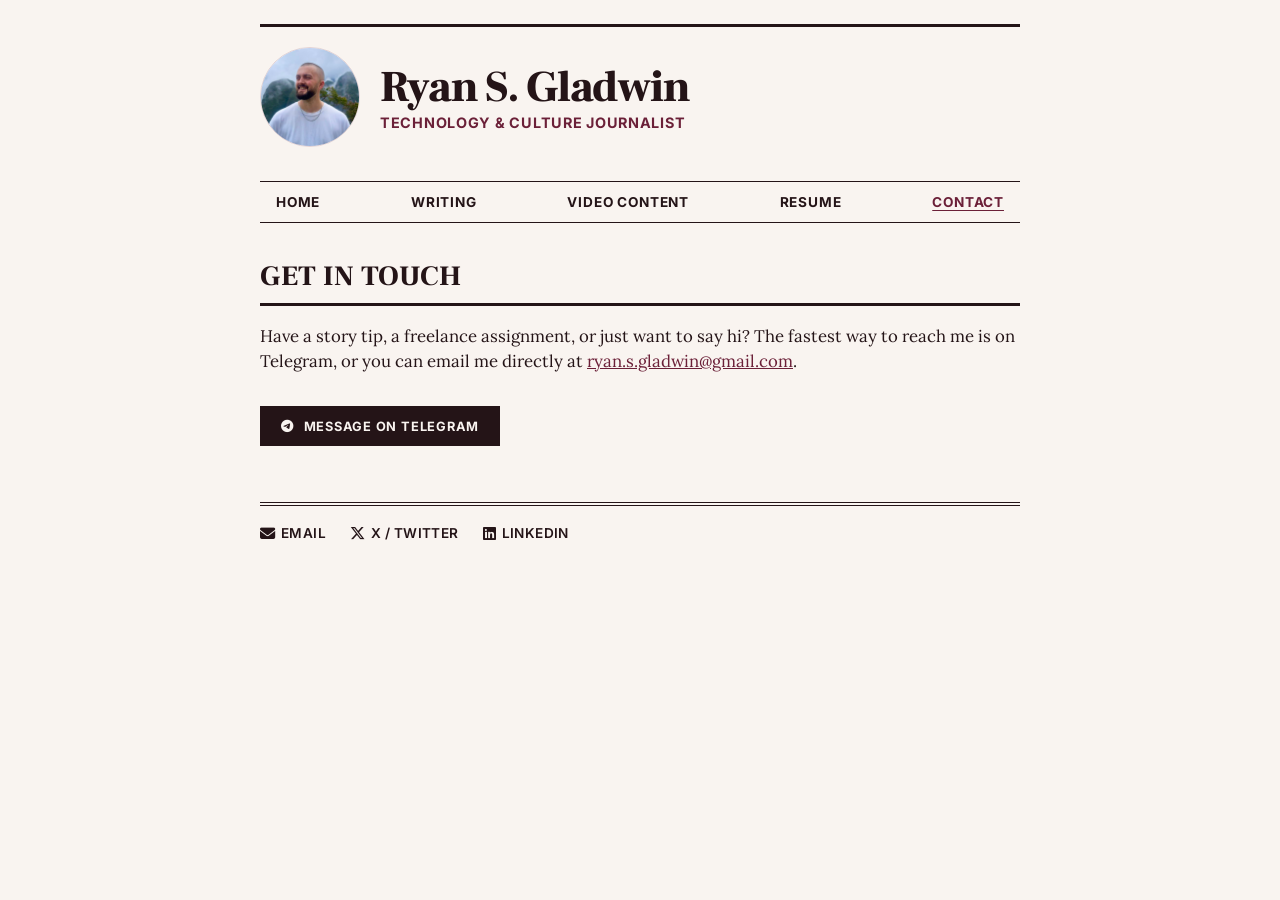
<file: contact.html>
<!DOCTYPE html>
<html lang="en">
<head>
    <meta charset="UTF-8">
    <meta name="viewport" content="width=device-width, initial-scale=1.0">
    <meta name="referrer" content="strict-origin-when-cross-origin">
    <title>Contact | Ryan S. Gladwin</title>

    <link rel="icon" href="data:image/svg+xml,<svg xmlns='http://www.w3.org/2000/svg' viewBox='0 0 100 100'><rect width='100' height='100' fill='%2316140F'/><text x='50%' y='64%' font-family='serif' font-weight='900' font-size='46' fill='%23FAF8F3' text-anchor='middle'>RG</text></svg>">

    <meta property="og:type" content="website">
    <meta property="og:title" content="Contact | Ryan S. Gladwin">
    <meta property="og:description" content="Get in touch with journalist Ryan S. Gladwin.">
    <meta property="og:image" content="headshot.jpg">
    <meta property="og:url" content="https://ryansgladwin.github.io/contact.html">

    <meta name="twitter:card" content="summary_large_image">
    <meta name="twitter:title" content="Contact | Ryan S. Gladwin">
    <meta name="twitter:image" content="headshot.jpg">

    <link rel="preconnect" href="https://fonts.googleapis.com">
    <link rel="preconnect" href="https://fonts.gstatic.com" crossorigin>
    <link href="https://fonts.googleapis.com/css2?family=Lora:ital,wght@0,400;0,500;1,400&family=Frank+Ruhl+Libre:wght@500;700;900&family=Inter:wght@600;700&display=swap" rel="stylesheet">
    <link rel="stylesheet" href="https://cdnjs.cloudflare.com/ajax/libs/font-awesome/6.5.1/css/all.min.css">
    <link rel="stylesheet" href="style.css">
</head>
<body>

    <div class="container">
        <header>
            <div class="header-content">
                <a href="index.html">
                    <img src="headshot.jpg" alt="Ryan S. Gladwin" class="profile-img">
                </a>
                <div class="header-text">
                    <h1>Ryan S. Gladwin</h1>
                    <p class="subtitle">Technology &amp; Culture Journalist</p>
                </div>
            </div>
        </header>

        <nav class="work-nav">
            <a href="index.html">Home</a>
            <a href="writing.html">Writing</a>
            <a href="video.html">Video Content</a>
            <a href="resume.html">Resume</a>
            <a href="contact.html" class="active">Contact</a>
        </nav>

        <main>
            <section id="contact-page">
                <h2>Get in Touch</h2>
                <p>Have a story tip, a freelance assignment, or just want to say hi? The fastest way to reach me is on Telegram, or you can email me directly at <a href="mailto:ryan.s.gladwin@gmail.com" style="color: var(--accent);">ryan.s.gladwin@gmail.com</a>.</p>

                <div style="display: flex; gap: 0.75rem; flex-wrap: wrap; margin-top: 1.25rem;">
                    <a href="https://t.me/RSGladwin" target="_blank" rel="noopener noreferrer" class="btn-editorial"><i class="fa-brands fa-telegram" style="margin-right: 6px;"></i> Message on Telegram</a>
                </div>
            </section>
        </main>

        <footer>
            <div class="links">
                <a href="mailto:ryan.s.gladwin@gmail.com"><i class="fa-solid fa-envelope"></i> Email</a>
                <a href="https://x.com/Ryan_S_Gladwin" target="_blank" rel="noopener noreferrer"><i class="fa-brands fa-x-twitter"></i> X / Twitter</a>
                <a href="https://www.linkedin.com/in/ryansgladwin/" target="_blank" rel="noopener noreferrer"><i class="fa-brands fa-linkedin"></i> LinkedIn</a>
            </div>
        </footer>
    </div>

</body>
</html>
</file>
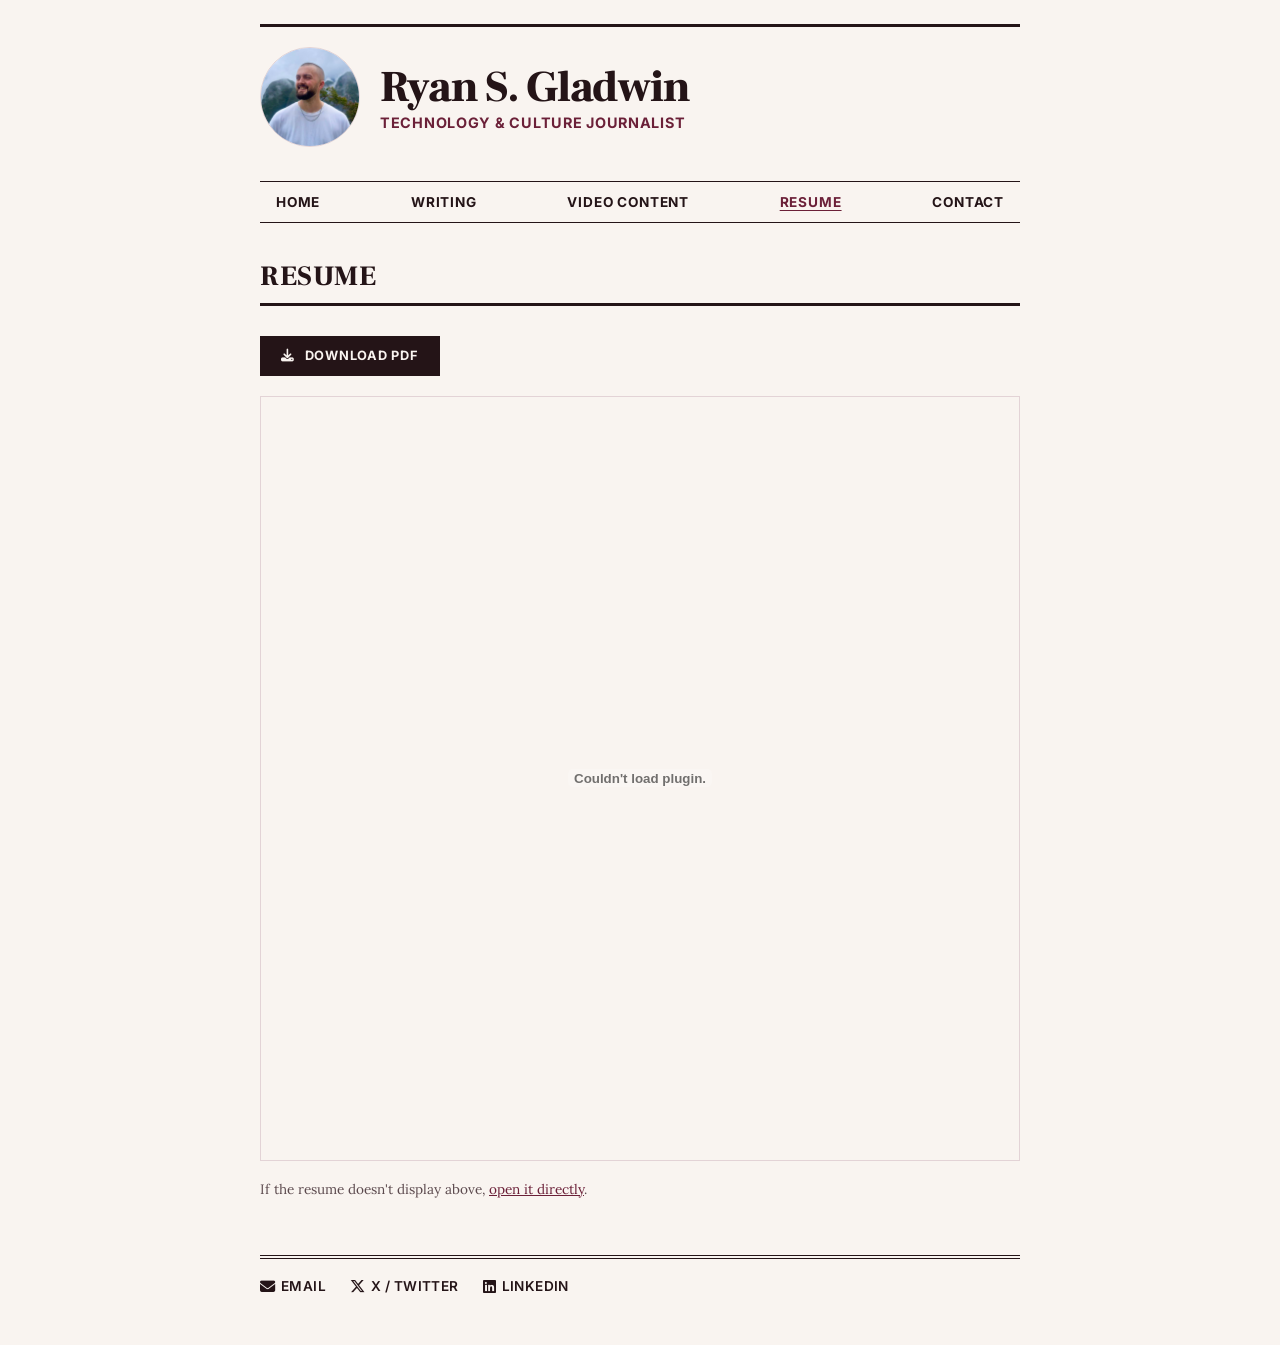
<file: resume.html>
<!DOCTYPE html>
<html lang="en">
<head>
    <meta charset="UTF-8">
    <meta name="viewport" content="width=device-width, initial-scale=1.0">
    <meta name="referrer" content="strict-origin-when-cross-origin">
    <title>Resume | Ryan S. Gladwin</title>

    <link rel="icon" href="data:image/svg+xml,<svg xmlns='http://www.w3.org/2000/svg' viewBox='0 0 100 100'><rect width='100' height='100' fill='%2316140F'/><text x='50%' y='64%' font-family='serif' font-weight='900' font-size='46' fill='%23FAF8F3' text-anchor='middle'>RG</text></svg>">

    <meta property="og:type" content="website">
    <meta property="og:title" content="Resume | Ryan S. Gladwin">
    <meta property="og:description" content="Resume for Ryan S. Gladwin, Technology & Culture Journalist.">
    <meta property="og:image" content="headshot.jpg">
    <meta property="og:url" content="https://ryansgladwin.github.io/resume.html">

    <meta name="twitter:card" content="summary_large_image">
    <meta name="twitter:title" content="Resume | Ryan S. Gladwin">
    <meta name="twitter:image" content="headshot.jpg">

    <link rel="preconnect" href="https://fonts.googleapis.com">
    <link rel="preconnect" href="https://fonts.gstatic.com" crossorigin>
    <link href="https://fonts.googleapis.com/css2?family=Lora:ital,wght@0,400;0,500;1,400&family=Frank+Ruhl+Libre:wght@500;700;900&family=Inter:wght@600;700&display=swap" rel="stylesheet">
    <link rel="stylesheet" href="https://cdnjs.cloudflare.com/ajax/libs/font-awesome/6.5.1/css/all.min.css">
    <link rel="stylesheet" href="style.css">
</head>
<body>

    <div class="container">
        <header>
            <div class="header-content">
                <a href="index.html">
                    <img src="headshot.jpg" alt="Ryan S. Gladwin" class="profile-img">
                </a>
                <div class="header-text">
                    <h1>Ryan S. Gladwin</h1>
                    <p class="subtitle">Technology &amp; Culture Journalist</p>
                </div>
            </div>
        </header>

        <nav class="work-nav">
            <a href="index.html">Home</a>
            <a href="writing.html">Writing</a>
            <a href="video.html">Video Content</a>
            <a href="resume.html" class="active">Resume</a>
            <a href="contact.html">Contact</a>
        </nav>

        <main>
            <section id="resume-page">
                <h2>Resume</h2>
                <div style="margin-bottom: 1.25rem;">
                    <a href="resume.pdf" download class="btn-editorial"><i class="fa-solid fa-download" style="margin-right: 6px;"></i> Download PDF</a>
                </div>

                <embed src="resume.pdf#toolbar=0&navpanes=0&scrollbar=0&view=FitH" type="application/pdf" style="width: 100%; height: 85vh; border: 1px solid var(--border);">

                <p style="font-size: 0.85rem; color: var(--gray); margin-top: 0.75rem;">
                    If the resume doesn't display above, <a href="resume.pdf" style="color: var(--accent);">open it directly</a>.
                </p>
            </section>
        </main>

        <footer>
            <div class="links">
                <a href="mailto:ryan.s.gladwin@gmail.com"><i class="fa-solid fa-envelope"></i> Email</a>
                <a href="https://x.com/Ryan_S_Gladwin" target="_blank" rel="noopener noreferrer"><i class="fa-brands fa-x-twitter"></i> X / Twitter</a>
                <a href="https://www.linkedin.com/in/ryansgladwin/" target="_blank" rel="noopener noreferrer"><i class="fa-brands fa-linkedin"></i> LinkedIn</a>
            </div>
        </footer>
    </div>

</body>
</html>
</file>
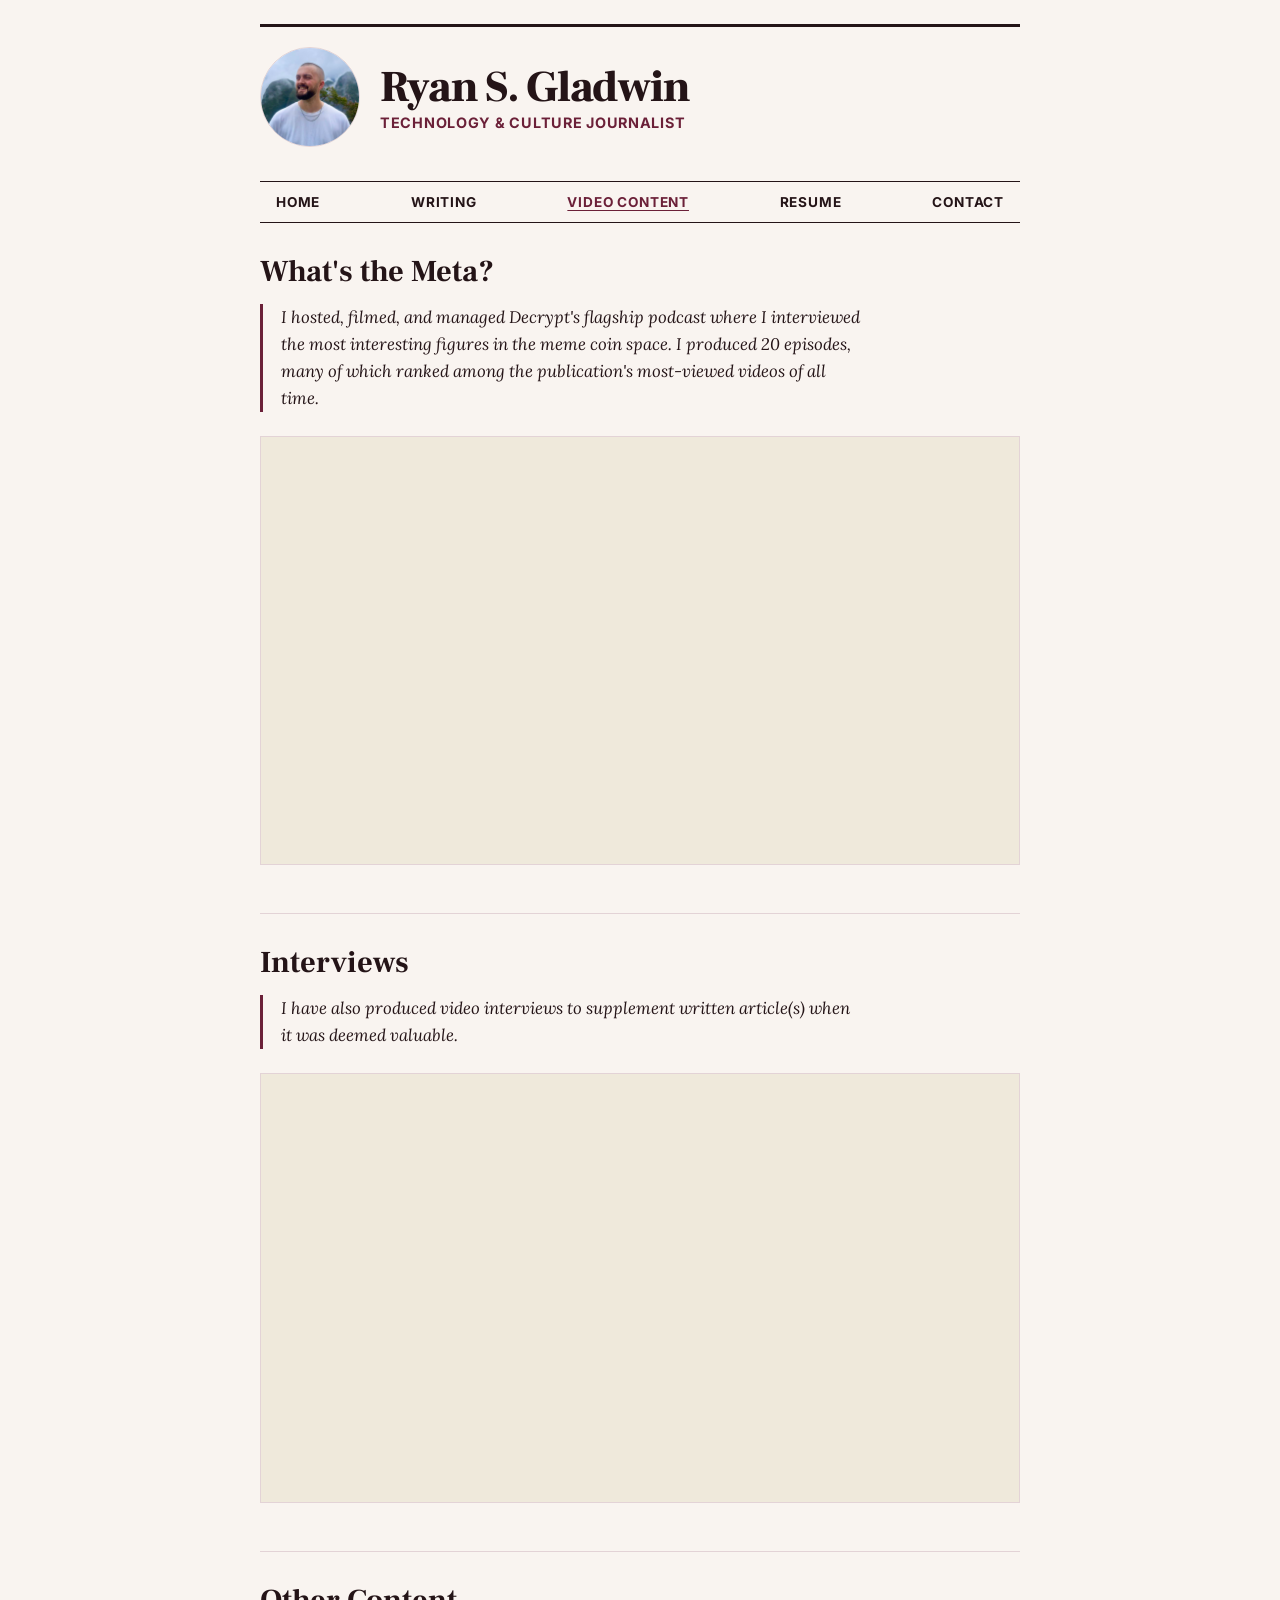
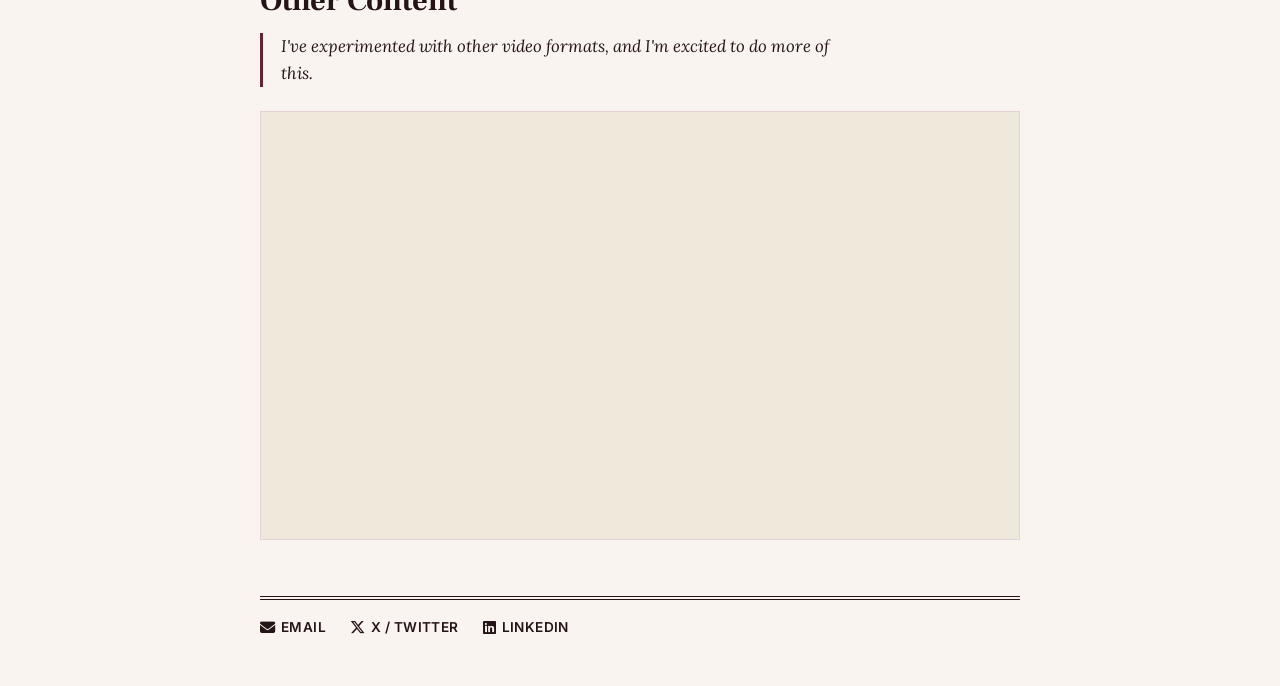
<file: video.html>
<!DOCTYPE html>
<html lang="en">
<head>
    <meta charset="UTF-8">
    <meta name="viewport" content="width=device-width, initial-scale=1.0">
    <meta name="referrer" content="strict-origin-when-cross-origin">
    <title>Video Content | Ryan S. Gladwin</title>

    <link rel="icon" href="data:image/svg+xml,<svg xmlns='http://www.w3.org/2000/svg' viewBox='0 0 100 100'><rect width='100' height='100' fill='%2316140F'/><text x='50%' y='64%' font-family='serif' font-weight='900' font-size='46' fill='%23FAF8F3' text-anchor='middle'>RG</text></svg>">

    <meta property="og:type" content="website">
    <meta property="og:title" content="Video Content | Ryan S. Gladwin">
    <meta property="og:description" content="Interviews and video work from journalist Ryan S. Gladwin.">
    <meta property="og:image" content="headshot.jpg">
    <meta property="og:url" content="https://ryansgladwin.github.io/video.html">

    <meta name="twitter:card" content="summary_large_image">
    <meta name="twitter:title" content="Video Content | Ryan S. Gladwin">
    <meta name="twitter:image" content="headshot.jpg">

    <link rel="preconnect" href="https://fonts.googleapis.com">
    <link rel="preconnect" href="https://fonts.gstatic.com" crossorigin>
    <link href="https://fonts.googleapis.com/css2?family=Lora:ital,wght@0,400;0,500;1,400&family=Frank+Ruhl+Libre:wght@500;700;900&family=Inter:wght@600;700&display=swap" rel="stylesheet">
    <link rel="stylesheet" href="https://cdnjs.cloudflare.com/ajax/libs/font-awesome/6.5.1/css/all.min.css">
    <link rel="stylesheet" href="style.css">
</head>
<body>

    <div class="container">
        <header>
            <div class="header-content">
                <a href="index.html">
                    <img src="headshot.jpg" alt="Ryan S. Gladwin" class="profile-img">
                </a>
                <div class="header-text">
                    <h1>Ryan S. Gladwin</h1>
                    <p class="subtitle">Technology &amp; Culture Journalist</p>
                </div>
            </div>
        </header>

        <nav class="work-nav">
            <a href="index.html">Home</a>
            <a href="writing.html">Writing</a>
            <a href="video.html" class="active">Video Content</a>
            <a href="resume.html">Resume</a>
            <a href="contact.html">Contact</a>
        </nav>

        <main>
            <!--
                HOW TO ADD A REAL VIDEO:
                Swap a .video-placeholder div for a .video-container div
                containing a YouTube <iframe src="https://www.youtube.com/embed/VIDEO_ID">.
            -->

            <section id="video-page">

                <!-- WHAT'S THE META? -->
                <div class="outlet-section" id="whats-the-meta">
                    <div class="outlet-header">
                        <h3 class="outlet-title">What's the Meta?</h3>
                    </div>

                    <p class="section-bio">I hosted, filmed, and managed Decrypt's flagship podcast where I interviewed the most interesting figures in the meme coin space. I produced 20 episodes, many of which ranked among the publication's most-viewed videos of all time.</p>

                    <div class="video-container">
                        <iframe
                            src="https://www.youtube.com/embed/aGXnQox18KE"
                            title="What's the Meta? — Decrypt"
                            referrerpolicy="strict-origin-when-cross-origin"
                            allow="accelerometer; autoplay; clipboard-write; encrypted-media; gyroscope; picture-in-picture; web-share"
                            allowfullscreen>
                        </iframe>
                    </div>
                </div>

                <!-- INTERVIEWS -->
                <div class="outlet-section" id="interviews">
                    <div class="outlet-header">
                        <h3 class="outlet-title">Interviews</h3>
                    </div>

                    <p class="section-bio">I have also produced video interviews to supplement written article(s) when it was deemed valuable.</p>

                    <div class="video-container">
                        <iframe
                            src="https://www.youtube.com/embed/z3mmAkd0L-s"
                            title="Video interview"
                            referrerpolicy="strict-origin-when-cross-origin"
                            allow="accelerometer; autoplay; clipboard-write; encrypted-media; gyroscope; picture-in-picture; web-share"
                            allowfullscreen>
                        </iframe>
                    </div>
                </div>

                <!-- OTHER CONTENT -->
                <div class="outlet-section" id="other-content">
                    <div class="outlet-header">
                        <h3 class="outlet-title">Other Content</h3>
                    </div>

                    <p class="section-bio">I've experimented with other video formats, and I'm excited to do more of this.</p>

                    <blockquote class="twitter-tweet">
                        <a href="https://twitter.com/DecryptMedia/status/2001725061330358404"></a>
                    </blockquote>
                    <script async src="https://platform.twitter.com/widgets.js" charset="utf-8"></script>

                    <div class="video-container">
                        <iframe
                            src="https://www.youtube.com/embed/4HxU4jbSa0M"
                            title="Other video content"
                            referrerpolicy="strict-origin-when-cross-origin"
                            allow="accelerometer; autoplay; clipboard-write; encrypted-media; gyroscope; picture-in-picture; web-share"
                            allowfullscreen>
                        </iframe>
                    </div>
                </div>

            </section>
        </main>

        <footer>
            <div class="links">
                <a href="mailto:ryan.s.gladwin@gmail.com"><i class="fa-solid fa-envelope"></i> Email</a>
                <a href="https://x.com/Ryan_S_Gladwin" target="_blank" rel="noopener noreferrer"><i class="fa-brands fa-x-twitter"></i> X / Twitter</a>
                <a href="https://www.linkedin.com/in/ryansgladwin/" target="_blank" rel="noopener noreferrer"><i class="fa-brands fa-linkedin"></i> LinkedIn</a>
            </div>
        </footer>
    </div>

</body>
</html>
</file>
<file: style.css>
/* ===========================================================
   Ryan S. Gladwin — Portfolio
   Broadsheet-editorial base, forked from André Beganski's template.
   Signature: wire-service "kicker" tags encode content type/beat.
   =========================================================== */

:root {
    --paper: #F9F4F0;
    --ink: #241417;
    --gray: #5C4A4E;
    --border: #E3D3D6;
    --accent: #6B2038;      /* deep plum - used sparingly */
    --accent-dark: #4A1526;
}

* {
    box-sizing: border-box;
    margin: 0;
    padding: 0;
}

body {
    background-color: var(--paper);
    color: var(--ink);
    font-family: 'Lora', serif;
    line-height: 1.5;
    padding: 1.5rem;
    -webkit-font-smoothing: antialiased;
}

.container {
    max-width: 760px;
    margin: 0 auto;
}

/* ---------- Masthead ---------- */
header {
    margin-bottom: 0;
    padding: 1.25rem 0;
    border-top: 3px solid var(--ink);
    position: relative;
}

.header-content {
    display: flex;
    align-items: center;
    gap: 1.25rem;
}

.profile-img {
    width: 100px;
    height: 100px;
    border-radius: 50%;
    object-fit: cover;
    border: 1px solid var(--border);
    flex-shrink: 0;
}

h1 {
    font-size: 2.75rem;
    font-weight: 900;
    margin: 0 0 0.1rem 0;
    letter-spacing: -0.03em;
    line-height: 1;
}

.subtitle {
    font-family: 'Inter', sans-serif;
    font-size: 0.9rem;
    color: var(--accent);
    font-weight: 700;
    text-transform: uppercase;
    letter-spacing: 0.05em;
    margin: 0;
}

h1, h2, h3 {
    font-family: 'Frank Ruhl Libre', serif;
    color: var(--ink);
}

section {
    margin-bottom: 3.5rem;
}

h2 {
    font-size: 1.75rem;
    font-weight: 800;
    margin-bottom: 1.1rem;
    padding-bottom: 0.4rem;
    border-bottom: 3px solid var(--ink);
    text-transform: uppercase;
    letter-spacing: 0.02em;
}

p {
    margin-bottom: 0.75rem;
    font-size: 1.05rem;
}

#about p {
    font-size: 0.95rem;
    line-height: 1.6;
    margin-bottom: 1rem;
}

#about p:last-child {
    margin-bottom: 0;
}

/* ---------- Nav ---------- */
.work-nav {
    display: flex;
    justify-content: space-between;
    align-items: center;
    margin-top: 0.5rem;
    margin-bottom: 2rem;
    padding: 0.6rem 1rem;
    border-top: 1px solid var(--ink);
    border-bottom: 1px solid var(--ink);
}

.work-nav a {
    font-family: 'Inter', sans-serif;
    font-size: 0.85rem;
    font-weight: 700;
    text-transform: uppercase;
    letter-spacing: 0.06em;
    color: var(--ink);
    text-decoration: none;
    transition: color 0.2s ease;
}

.work-nav a:hover,
.work-nav a.active {
    color: var(--accent);
    text-decoration: underline;
    text-underline-offset: 3px;
}

/* ---------- Kicker (signature element) ----------
   Small wire-service style label naming the beat/format
   ahead of each headline: SCOOP, PROFILE, EXPLAINER, etc. */
.kicker {
    display: inline-block;
    font-family: 'Inter', sans-serif;
    font-size: 0.7rem;
    font-weight: 700;
    text-transform: uppercase;
    letter-spacing: 0.09em;
    color: var(--accent);
    border: 1px solid var(--accent);
    padding: 0.12rem 0.5rem;
    margin-bottom: 0.5rem;
}

/* ---------- Clips (writing / index featured work) ---------- */
.clip {
    margin-bottom: 1.5rem;
}

.clip-content {
    display: flex;
    gap: 1.25rem;
    align-items: center;
}

.clip-text {
    flex: 1;
}

.clip-thumb {
    width: 150px;
    height: 95px;
    object-fit: cover;
    border: 1px solid var(--border);
    flex-shrink: 0;
}

.clip-content a:first-child {
    display: block;
    overflow: hidden;
    flex-shrink: 0;
}

.clip-hero {
    margin-bottom: 2rem;
    border-bottom: 1px solid var(--border);
    padding-bottom: 1.75rem;
}

.clip-hero .clip-content {
    gap: 1.5rem;
    align-items: center;
}

.clip-hero .clip-thumb {
    width: 250px;
    height: 155px;
    object-fit: cover;
}

.clip-hero h3 {
    font-size: 1.5rem;
    margin-bottom: 0.3rem;
}

.clip-hero p {
    font-size: 1.05rem;
}

.clip h3 {
    font-size: 1.35rem;
    font-weight: 800;
    margin-bottom: 0.2rem;
    line-height: 1.25;
}

.clip h3 a {
    color: var(--ink);
    text-decoration: none;
    transition: color 0.2s ease;
}

.clip h3 a:hover {
    color: var(--accent);
    text-decoration: underline;
    text-decoration-thickness: 2px;
    text-underline-offset: 3px;
}

.clip-meta {
    font-family: 'Inter', sans-serif;
    font-size: 0.8rem;
    text-transform: uppercase;
    letter-spacing: 0.05em;
    color: var(--gray);
    margin-bottom: 0.3rem;
    font-weight: 700;
}

/* ---------- Placeholder clips (samples not uploaded yet) ---------- */
.clip-placeholder .clip-content {
    border: 1px dashed var(--border);
    padding: 1.1rem 1.25rem;
    align-items: flex-start;
}

.clip-placeholder .clip-thumb-placeholder {
    width: 150px;
    height: 95px;
    flex-shrink: 0;
    border: 1px dashed var(--border);
    display: flex;
    align-items: center;
    justify-content: center;
    color: var(--border);
    font-size: 1.5rem;
    background: repeating-linear-gradient(
        135deg,
        transparent,
        transparent 8px,
        rgba(218, 212, 196, 0.4) 8px,
        rgba(218, 212, 196, 0.4) 9px
    );
}

.clip-placeholder h3 {
    color: var(--gray);
    font-style: italic;
}

.clip-placeholder .clip-meta span.pending {
    color: var(--accent);
}


/* ---------- Highlights (index page) — 2x2 standout grid ---------- */
.highlight-grid {
    display: grid;
    grid-template-columns: repeat(2, 1fr);
    gap: 2.25rem 1.75rem;
}

.highlight-card img {
    width: 100%;
    height: 190px;
    object-fit: cover;
    display: block;
    margin-bottom: 0.85rem;
}

.highlight-card h3 {
    font-family: 'Frank Ruhl Libre', serif;
    font-weight: 700;
    font-size: 1.2rem;
    line-height: 1.3;
    margin-bottom: 0.4rem;
}

.highlight-card h3 a {
    color: var(--ink);
    text-decoration: none;
    transition: color 0.2s ease;
}

.highlight-card h3 a:hover {
    color: var(--accent);
    text-decoration: underline;
    text-underline-offset: 3px;
}

.highlight-card p {
    font-size: 0.9rem;
    color: var(--gray);
    line-height: 1.5;
}

/* ---------- Video / outlet sections ---------- */
.outlet-section {
    margin-top: 0;
    margin-bottom: 3rem;
    padding-top: 2rem;
}

.outlet-section:first-child {
    padding-top: 0;
}

.outlet-section + .outlet-section {
    border-top: 1px solid var(--border);
}

.section-bio {
    font-size: 1.05rem;
    font-style: italic;
    color: var(--ink);
    line-height: 1.6;
    border-left: 3px solid var(--accent);
    padding-left: 1.1rem;
    margin: 1rem 0 1.5rem;
    max-width: 600px;
}

.outlet-header {
    display: block;
    margin-bottom: 0;
}

.outlet-title {
    font-size: 1.9rem;
    font-weight: 700;
    line-height: 1.1;
}

.media-grid {
    display: grid;
    grid-template-columns: repeat(2, 1fr);
    gap: 1.25rem;
}

.media-card {
    border: 1px solid var(--border);
    padding: 1rem;
}

.media-meta {
    font-family: 'Inter', sans-serif;
    font-size: 0.75rem;
    text-transform: uppercase;
    letter-spacing: 0.05em;
    color: var(--gray);
    margin-bottom: 0.4rem;
    display: flex;
    justify-content: space-between;
}

.media-card h4 {
    font-family: 'Frank Ruhl Libre', serif;
    font-size: 1.05rem;
    margin-bottom: 0.4rem;
    line-height: 1.3;
}

.media-card p {
    font-size: 0.9rem;
    color: var(--gray);
    margin-bottom: 0.75rem;
}

.video-container {
    position: relative;
    width: 100%;
    padding-bottom: 56.25%;
    height: 0;
    overflow: hidden;
    border: 1px solid var(--border);
    margin-bottom: 0.75rem;
    background: #efe9db;
}

.video-container iframe {
    position: absolute;
    top: 0;
    left: 0;
    width: 100%;
    height: 100%;
    border: 0;
}

.video-placeholder {
    position: relative;
    width: 100%;
    padding-bottom: 56.25%;
    height: 0;
    border: 1px dashed var(--border);
    margin-bottom: 0.75rem;
    background: repeating-linear-gradient(
        135deg,
        transparent,
        transparent 8px,
        rgba(218, 212, 196, 0.4) 8px,
        rgba(218, 212, 196, 0.4) 9px
    );
}

.video-placeholder .play-icon {
    position: absolute;
    top: 50%;
    left: 50%;
    transform: translate(-50%, -50%);
    font-size: 1.75rem;
    color: var(--border);
}

.media-link {
    font-family: 'Inter', sans-serif;
    font-size: 0.8rem;
    font-weight: 700;
    text-transform: uppercase;
    letter-spacing: 0.04em;
    color: var(--ink);
    text-decoration: none;
}

.media-link:hover {
    color: var(--accent);
}

/* ---------- Contact ---------- */
.contact-box {
    border: 1px solid var(--ink);
    padding: 1.5rem;
    background: #FFFFFF;
    margin-top: 1.5rem;
}

.btn-editorial {
    font-family: 'Inter', sans-serif;
    display: inline-block;
    background: var(--ink);
    color: var(--paper);
    padding: 0.6rem 1.25rem;
    text-transform: uppercase;
    font-size: 0.8rem;
    font-weight: 700;
    letter-spacing: 0.06em;
    text-decoration: none;
    margin-top: 0.75rem;
    border: 1px solid var(--ink);
    transition: opacity 0.2s ease, transform 0.2s ease;
}

.btn-editorial:hover {
    opacity: 0.85;
    text-decoration: none;
    transform: translateY(-1px);
}

.btn-editorial-outline {
    background: transparent;
    color: var(--ink);
}

.contact-form label {
    display: block;
    font-family: 'Inter', sans-serif;
    font-size: 0.75rem;
    font-weight: 700;
    text-transform: uppercase;
    letter-spacing: 0.05em;
    color: var(--gray);
    margin-bottom: 0.3rem;
    margin-top: 1rem;
}

.contact-form label:first-child {
    margin-top: 0;
}

input[type="text"],
input[type="email"],
textarea {
    width: 100%;
    font-family: 'Lora', serif;
    font-size: 1rem;
    padding: 0.6rem 0.7rem;
    border: 1px solid var(--border);
    background: var(--paper);
    color: var(--ink);
}

input[type="text"]:focus,
input[type="email"]:focus,
textarea:focus {
    outline: none;
    border-color: var(--accent);
}

textarea {
    resize: vertical;
    min-height: 140px;
}

.contact-form button {
    font-family: 'Inter', sans-serif;
    cursor: pointer;
    border: 1px solid var(--ink);
}

/* ---------- Footer ---------- */
footer {
    border-top: 1px solid var(--ink);
    padding-top: 1.25rem;
    margin-top: 2.5rem;
    position: relative;
}

footer::before {
    content: '';
    position: absolute;
    top: 2px;
    left: 0;
    right: 0;
    height: 1px;
    background: var(--ink);
}

.links {
    display: flex;
    flex-wrap: wrap;
    gap: 1rem 1.5rem;
    margin-bottom: 1.5rem;
}

.links a {
    font-family: 'Inter', sans-serif;
    color: var(--ink);
    text-decoration: none;
    font-weight: 600;
    font-size: 0.85rem;
    text-transform: uppercase;
    letter-spacing: 0.03em;
    display: inline-flex;
    align-items: center;
    gap: 0.35rem;
    transition: opacity 0.2s ease, color 0.2s ease;
}

.links a i {
    font-size: 0.95rem;
    color: var(--ink);
    transition: transform 0.2s ease;
}

.links a:hover {
    color: var(--accent);
    text-decoration: underline;
    text-underline-offset: 3px;
}

.links a:hover i {
    color: var(--accent);
    transform: scale(1.1);
}

.colophon {
    text-align: center;
    font-family: 'Inter', sans-serif;
    font-size: 0.75rem;
    color: var(--gray);
    text-transform: uppercase;
    letter-spacing: 0.05em;
}

/* ---------- Responsive ---------- */
@media (max-width: 600px) {
    .header-content {
        flex-direction: column;
        text-align: center;
        gap: 1rem;
    }
    .work-nav {
        flex-direction: column;
        gap: 0.5rem;
        padding: 0.75rem 1rem;
    }
    .clip-content {
        flex-direction: column;
    }
    .highlight-grid {
        grid-template-columns: 1fr;
    }
    .clip-content a:first-child {
        width: 100%;
    }
    .clip-thumb, .clip-hero .clip-thumb, .clip-thumb-placeholder {
        width: 100%;
        height: 180px;
    }
    .media-grid {
        grid-template-columns: 1fr;
    }
    .outlet-header {
        flex-direction: column;
        gap: 0.2rem;
    }
    h1 { font-size: 2.25rem; }
    body { padding: 1.25rem 1rem; }
}
</file>
